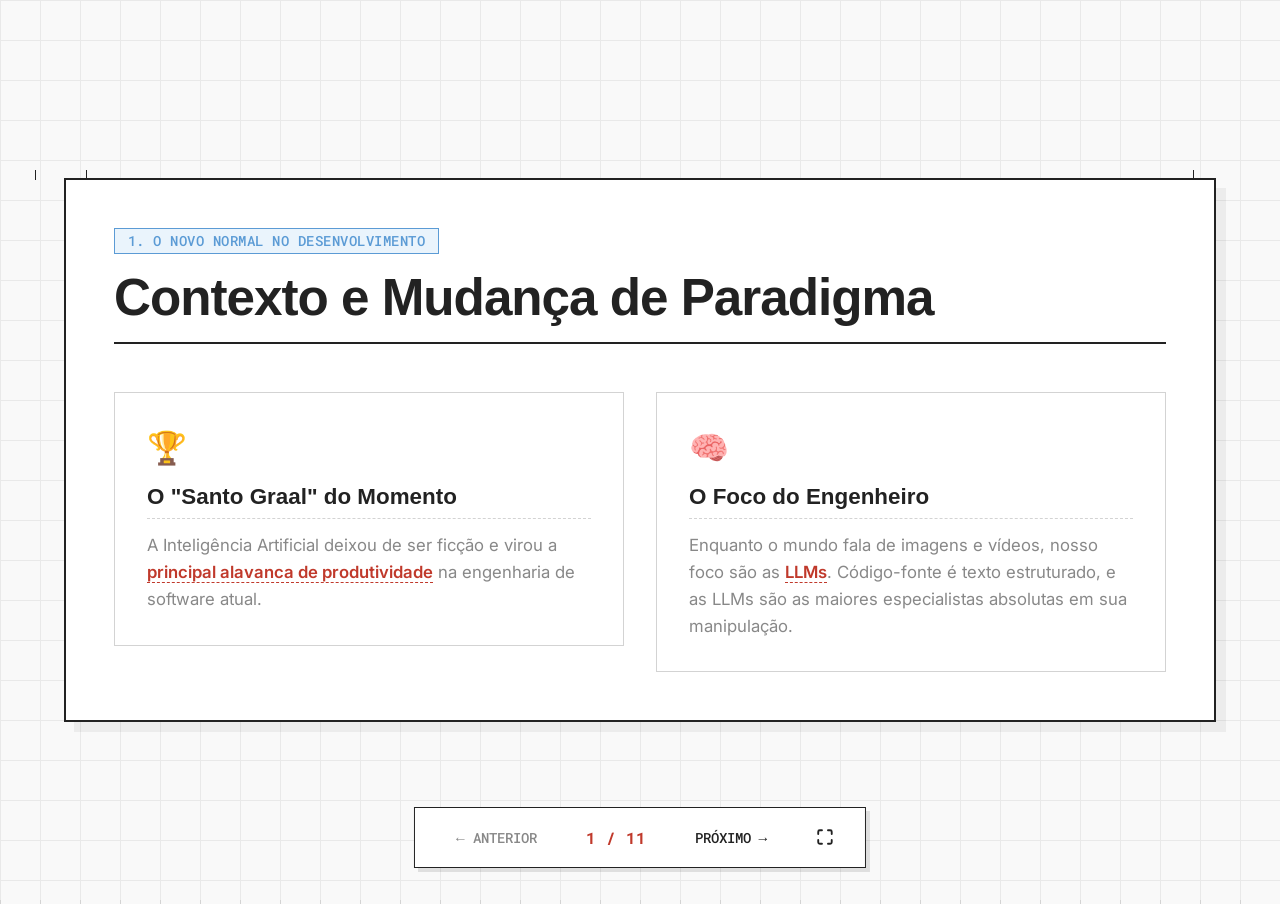
<file: index.html>
<!DOCTYPE html>
<html lang="pt-BR">
<head>
  <meta charset="UTF-8">
  <title>Apresentação: IA no Desenvolvimento</title>
  <style>
    @import url('https://fonts.googleapis.com/css2?family=Helvetica+Neue:wght@400;700&family=Roboto+Mono:wght@500&display=swap');
    
    * { margin: 0; padding: 0; box-sizing: border-box; }
    
    body {
      background-color: #F9F9F9; /* Fundo Blueprint claro */
      color: #222222;
      font-family: 'Helvetica Neue', Helvetica, sans-serif;
      overflow: hidden;
      width: 100vw;
      height: 100vh;
      /* Textura de fundo principal */
      background-image: 
        linear-gradient(#D3D3D3 1px, transparent 1px),
        linear-gradient(90deg, #D3D3D3 1px, transparent 1px);
      background-size: 40px 40px;
    }

    iframe {
      width: 100%;
      height: 100%;
      border: none;
      transition: opacity 0.3s ease;
    }

    .controls {
      position: absolute;
      bottom: 2rem;
      left: 50%;
      transform: translateX(-50%);
      display: flex;
      align-items: center;
      gap: 1.5rem;
      background: #FFFFFF;
      padding: 0.8rem 1.5rem;
      border: 1px solid #222222; /* Borda solida tecnica */
      box-shadow: 4px 4px 0px rgba(0,0,0,0.1); /* Sombra solida */
      z-index: 1000;
    }

    button {
      background: transparent;
      color: #222222;
      border: 1px solid transparent;
      cursor: pointer;
      font-family: 'Roboto Mono', monospace;
      font-size: 0.9rem;
      font-weight: 500;
      padding: 0.4rem 1rem;
      transition: all 0.2s ease;
      display: flex;
      align-items: center;
      gap: 0.5rem;
      text-transform: uppercase;
    }

    button:hover:not(:disabled) {
      color: #5B9BD5;
      border: 1px dashed #5B9BD5;
      background: #EAF4FC;
    }

    button:disabled {
      color: #888888;
      cursor: not-allowed;
      border-color: transparent;
      background: transparent;
    }

    #fullscreen-btn {
      padding: 0.4rem;
      aspect-ratio: 1 / 1;
      justify-content: center;
    }

    .slide-counter {
      display: flex;
      align-items: center;
      color: #C0392B; /* Vermelho alerta para a contagem */
      font-family: 'Roboto Mono', monospace;
      font-weight: bold;
      font-size: 1rem;
      padding: 0 0.5rem;
      font-variant-numeric: tabular-nums;
    }

    /* Animação suave na transição de iframes */
    .fade-out { opacity: 0; }
    .fade-in { opacity: 1; }
  </style>
</head>
<body>

  <iframe id="slide-frame" src="slides/contexto-mudanca-paradigma.html"></iframe>

  <div class="controls">
    <button id="prev-btn" onclick="prevSlide()" disabled>
      <span>&larr;</span> Anterior
    </button>
    <div class="slide-counter">
      <span id="current-slide">1</span> &nbsp;/&nbsp; <span id="total-slides">2</span>
    </div>
    <button id="next-btn" onclick="nextSlide()">
      Próximo <span>&rarr;</span>
    </button>
    <button id="fullscreen-btn" onclick="toggleFullScreen()" title="Tela Cheia">
      <svg width="18" height="18" viewBox="0 0 24 24" fill="none" stroke="currentColor" stroke-width="2.5" stroke-linecap="round" stroke-linejoin="round">
        <path d="M8 3H5a2 2 0 0 0-2 2v3m18 0V5a2 2 0 0 0-2-2h-3m0 18h3a2 2 0 0 0 2-2v-3M3 16v3a2 2 0 0 0 2 2h3"></path>
      </svg>
    </button>
  </div>

  <script>
    const slides = [
      'slides/contexto-mudanca-paradigma.html',
      'slides/caixa-preta-stateless.html',
      'slides/da-escrita-para-revisao.html',
      'slides/do-como-para-o-que.html',
      'slides/agentes-autonomos.html',
      'slides/hiper-agilidade.html',
      'slides/novo-scrum-master-po.html',
      'slides/novo-gargalo.html',
      'slides/vibe-coding.html',
      'slides/spec-driven-development.html',
      'slides/melhor-dos-dois-mundos.html'
    ];
    
    let currentIndex = 0;

    const frame = document.getElementById('slide-frame');
    const prevBtn = document.getElementById('prev-btn');
    const nextBtn = document.getElementById('next-btn');
    const currentSpan = document.getElementById('current-slide');
    const totalSpan = document.getElementById('total-slides');

    totalSpan.textContent = slides.length;

    function updateControls() {
      prevBtn.disabled = currentIndex === 0;
      nextBtn.disabled = currentIndex === slides.length - 1;
      currentSpan.textContent = currentIndex + 1;
      
      // Animação de fade
      frame.classList.add('fade-out');
      setTimeout(() => {
        frame.src = slides[currentIndex];
        frame.onload = () => frame.classList.remove('fade-out');
      }, 200);
    }

    function prevSlide() {
      if (currentIndex > 0) {
        currentIndex--;
        updateControls();
      }
    }

    function nextSlide() {
      if (currentIndex < slides.length - 1) {
        currentIndex++;
        updateControls();
      }
    }

    // Navegação por teclado global
    window.addEventListener('keydown', (e) => {
      if (e.key === 'ArrowRight' || e.key === ' ') {
        nextSlide();
      } else if (e.key === 'ArrowLeft') {
        prevSlide();
      }
    });

    // Escuta eventos vindos do iframe (caso o usuário clique e dê foco no slide)
    window.addEventListener('message', (e) => {
      if (e.data === 'next') nextSlide();
      if (e.data === 'prev') prevSlide();
    });

    // Função de Tela Cheia
    function toggleFullScreen() {
      if (!document.fullscreenElement) {
        document.documentElement.requestFullscreen().catch((err) => {
          console.warn(`Erro ao tentar entrar em modo tela cheia: ${err.message} (${err.name})`);
        });
      } else {
        if (document.exitFullscreen) {
          document.exitFullscreen();
        }
      }
    }

  </script>
</body>
</html>
</file>
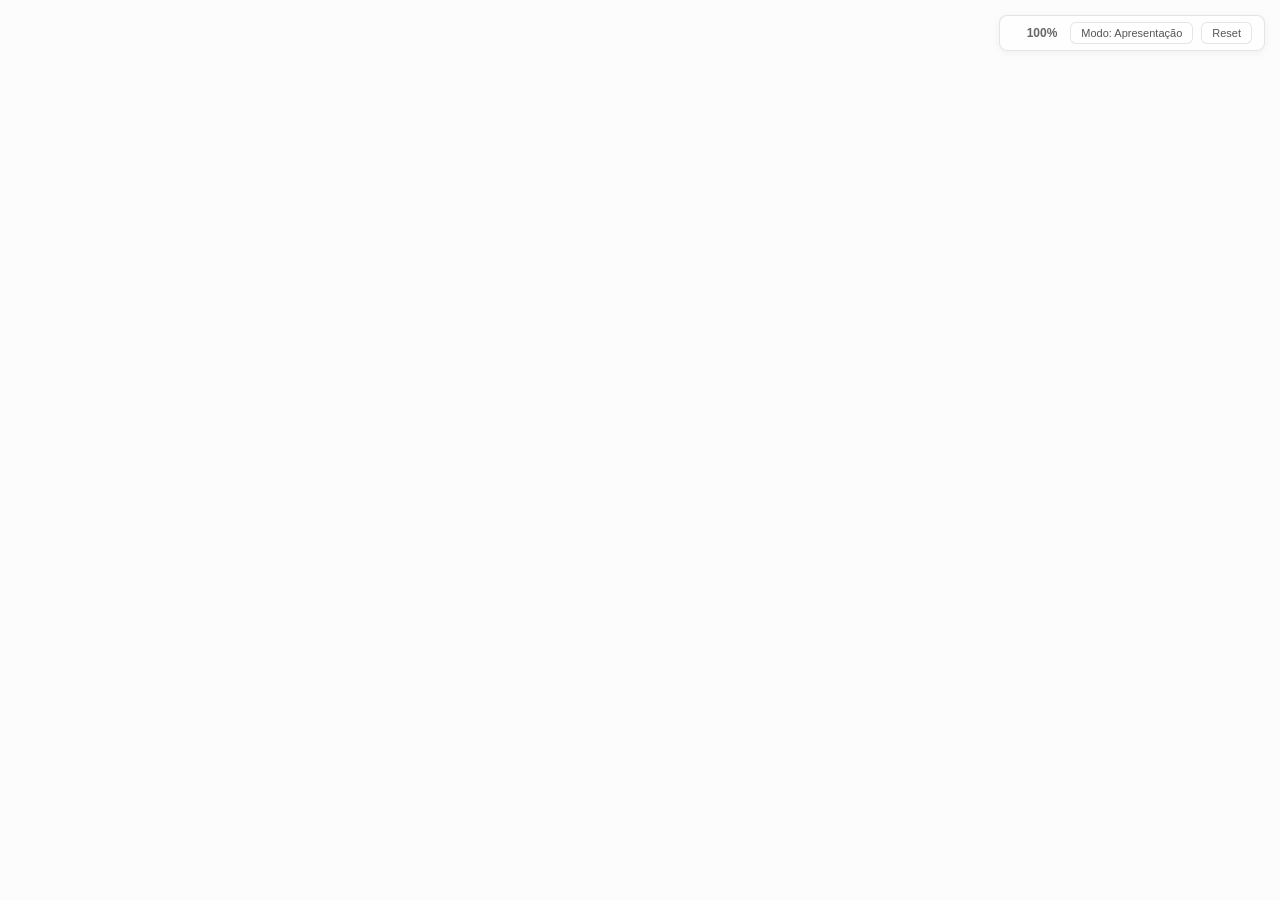
<file: ApresentacaoIA/ApresentacaoIA.html>
<!DOCTYPE html>
<html lang="pt-br">
<head>
  <meta charset="UTF-8">
  <meta name="viewport" content="width=device-width, initial-scale=1.0">
  <title>Mira Draft - Viewer</title>
  <style>
    :root {
      --bg-color: transparent;
      --ruler-color: rgba(130, 224, 216, 0.4);
      --ruler-axis-color: rgba(130, 224, 216, 0.8);
      --text-color: #333;
    }
    body, html {
      margin: 0;
      padding: 0;
      width: 100%;
      height: 100%;
      overflow: hidden;
      background-color: #fcfcfc;
      font-family: -apple-system, BlinkMacSystemFont, "Segoe UI", Roboto, sans-serif;
    }

    #viewport {
      width: 100vw;
      height: 100vh;
      position: relative;
      cursor: grab;
      transition: background-color 0.2s;
    }
    #viewport:active {
      cursor: grabbing;
    }

    #viewport.show-rules {
      background-image: 
        linear-gradient(to right, var(--ruler-axis-color) 2px, transparent 2px),
        linear-gradient(to bottom, var(--ruler-axis-color) 2px, transparent 2px),
        linear-gradient(to right, var(--ruler-color) 1px, transparent 1px),
        linear-gradient(to bottom, var(--ruler-color) 1px, transparent 1px);
    }

    #canvas {
      position: absolute;
      top: 50%;
      left: 50%;
      width: 0;
      height: 0;
    }

    /* Classe ativada dinamicamente para animações de câmera */
    #canvas.animating {
      transition: transform 0.6s cubic-bezier(0.22, 1, 0.36, 1);
    }

    .mira-asset {
      position: absolute;
      transform: translate(-50%, -50%);
      user-drag: none; 
      -webkit-user-drag: none;
      width: 400px;
      height: auto;
      opacity: 0;
      animation: fadeIn 0.4s forwards;
    }

    @keyframes fadeIn {
      to { opacity: 1; }
    }

    .mira-label {
      position: absolute;
      transform: translate(-50%, -50%);
      pointer-events: none;
      font-family: monospace;
      font-size: 14px;
      font-weight: bold;
      color: #FF904D;
      background: rgba(255, 255, 255, 0.9);
      padding: 4px 8px;
      border-radius: 4px;
      border: 1px dashed #FF904D;
      text-align: center;
      max-width: 180px;
      z-index: 10;
      opacity: 0;
      animation: fadeIn 0.4s forwards;
    }

    #ui-menu {
      position: fixed;
      top: 15px;
      right: 15px;
      z-index: 9999;
      display: flex;
      align-items: center;
      gap: 8px;
      background: rgba(255, 255, 255, 0.6);
      backdrop-filter: blur(8px);
      -webkit-backdrop-filter: blur(8px);
      padding: 6px 12px;
      border-radius: 8px;
      box-shadow: 0 2px 8px rgba(0,0,0,0.05);
      border: 1px solid rgba(0,0,0,0.1);
      font-size: 12px;
    }

    #zoom-indicator {
      font-weight: 600;
      color: #666;
      min-width: 45px;
      text-align: right;
      margin-right: 5px;
      user-select: none;
    }

    .btn {
      background: rgba(255, 255, 255, 0.5);
      border: 1px solid rgba(0,0,0,0.1);
      padding: 4px 10px;
      font-weight: 500;
      color: #555;
      cursor: pointer;
      border-radius: 6px;
      transition: all 0.2s;
      font-size: 11px;
    }
    .btn:hover {
      background: rgba(130, 224, 216, 0.8);
      color: #111;
      border-color: rgba(130, 224, 216, 1);
    }

    .btn.active {
      background: #FF904D;
      color: #fff;
      border-color: #FF904D;
    }
    
    .edit-only { display: none; }
    .edit-mode .edit-only { display: inline-block; }
    .edit-mode .mira-asset { cursor: grab; }
    .edit-mode .mira-asset:active { cursor: grabbing; }

    #edit-overlay {
      position: absolute;
      border: 2px solid #FF904D;
      transform: translate(-50%, -50%);
      pointer-events: none;
      z-index: 1000;
      box-sizing: border-box;
    }
    #edit-overlay .resize-handle {
      position: absolute;
      width: 12px;
      height: 12px;
      background: white;
      border: 2px solid #FF904D;
      pointer-events: auto;
      border-radius: 2px;
    }
    #edit-overlay .nw { top: -7px; left: -7px; cursor: nwse-resize; }
    #edit-overlay .ne { top: -7px; right: -7px; cursor: nesw-resize; }
    #edit-overlay .sw { bottom: -7px; left: -7px; cursor: nesw-resize; }
    #edit-overlay .se { bottom: -7px; right: -7px; cursor: nwse-resize; }
    
    #edit-overlay .rotate-handle {
      position: absolute;
      top: -36px;
      left: 50%;
      margin-left: -7px;
      width: 14px;
      height: 14px;
      background: #FF904D;
      border-radius: 50%;
      pointer-events: auto;
      cursor: crosshair;
    }
    #edit-overlay .rotate-line {
      position: absolute;
      top: -22px;
      left: 50%;
      width: 2px;
      height: 22px;
      background: #FF904D;
      margin-left: -1px;
    }

    #edit-instructions {
      position: fixed;
      bottom: 15px;
      left: 15px;
      background: rgba(255, 255, 255, 0.8);
      padding: 8px 12px;
      border-radius: 6px;
      font-size: 12px;
      color: #333;
      z-index: 9999;
      box-shadow: 0 2px 8px rgba(0,0,0,0.1);
      display: none;
    }
    .edit-mode #edit-instructions {
      display: block;
    }
    
    #coordinates {
      position: fixed;
      bottom: 15px;
      right: 15px;
      background: rgba(0,0,0,0.5);
      backdrop-filter: blur(4px);
      color: white;
      padding: 4px 8px;
      border-radius: 4px;
      font-family: monospace;
      font-size: 11px;
      pointer-events: none;
      z-index: 9999;
      display: none;
    }
    #viewport:hover ~ #coordinates {
      display: block;
    }
  </style>
</head>
<body>

  <div id="ui-menu">
    <span id="zoom-indicator">100%</span>
    <button id="btn-edit" class="btn">Modo: Apresentação</button>
    <button id="btn-copy" class="btn edit-only">Copiar Ajustes</button>
    <button id="btn-reset" class="btn">Reset</button>
  </div>

  <div id="edit-instructions" class="edit-only">
    <b>Selecione</b> uma imagem para ver os controles.<br>
    <b>Arraste</b> a imagem para mover.<br>
    <b>Cantos</b> para redimensionar.<br>
    <b>Alça superior</b> para rotacionar.
  </div>

  <div id="coordinates">x: 0, y: 0</div>

  <div id="viewport">
    <div id="canvas">
      <div id="edit-overlay" style="display: none;">
        <div class="resize-handle nw" data-action="resize"></div>
        <div class="resize-handle ne" data-action="resize"></div>
        <div class="resize-handle sw" data-action="resize"></div>
        <div class="resize-handle se" data-action="resize"></div>
        <div class="rotate-handle" data-action="rotate"></div>
        <div class="rotate-line"></div>
      </div>
    </div>
  </div>

  <script>
    // MIRA_SLIDES (Injetado dinamicamente pelo comando /draft consolidar)
    // Lê apenas os itens marcados com "- [x]" no roteiro.md
    const MIRA_SLIDES = [
      /* MIRA: INICIO JSON ASSETS */
      { src: ".assets/ai_types.svg", x: 7, y: -6, w: 324 },
      { src: ".assets/seta.svg", x: 237, y: -2, w: 100, autoNext: true },
      { src: ".assets/llm_process.svg", x: 478, y: 4 },
      { src: ".assets/seta.svg", x: 496, y: -181, w: 100, r: -89, autoNext: true },
      { src: ".assets/providers.svg", x: 489, y: -315, w: 300 },
      { src: ".assets/seta.svg", x: 413, y: 170, w: 100, r: 94, autoNext: true },
      { src: ".assets/tokens.svg", x: 413, y: 325, w: 200 },
      { src: ".assets/cifrao.svg", x: 494, y: 318, w: 96 },
      { src: ".assets/seta.svg", x: 768, y: 15, w: 100, autoNext: true },
      { src: ".assets/aplicacoes.svg", x: 1400, y: 1, w: 878 },
      { src: ".assets/destaque_customizadas.svg", x: 1754, y: -27, w: 143 },
      { src: ".assets/destaque_antigravity.svg", x: 1231, y: 64, w: 137 },
      { src: ".assets/vibe_coding.svg", x: -468, y: -6 },
      { src: ".assets/ciclo_feedback.svg", x: 1170, y: 500, w: 601 },
      { src: ".assets/destaque_item4.svg", x: 1182, y: 487, w: 642 }
      /* MIRA: FIM JSON ASSETS */
    ];

    const viewport = document.getElementById('viewport');

    // Inicializa as coordenadas originais para diff
    MIRA_SLIDES.forEach(s => {
      s.origX = s.x;
      s.origY = s.y;
      s.origW = s.w;
      s.origR = s.r || 0;
    });
    const canvas = document.getElementById('canvas');
    const btnReset = document.getElementById('btn-reset');
    const btnEdit = document.getElementById('btn-edit');
    const btnCopy = document.getElementById('btn-copy');
    const coordDisplay = document.getElementById('coordinates');
    const zoomIndicator = document.getElementById('zoom-indicator');

    // Engine de Apresentação
    let currentSlideIndex = -1;
    let renderedImages = [];

    let scale = 1;
    let translateX = 0; 
    let translateY = 0;
    
    let isDragging = false;
    let isDraggingAsset = false;
    let draggedAsset = null;
    let assetStartX, assetStartY;
    let startX, startY;
    let initialTranslateX, initialTranslateY;
    let editMode = false;
    
    let isTransforming = false;
    let transformAction = null;
    let activeAsset = null;
    let baseWidth = 0;
    let baseRotation = 0;
    const overlay = document.getElementById('edit-overlay');

    function updateOverlay() {
      if (!activeAsset || !editMode) {
        overlay.style.display = 'none';
        return;
      }
      overlay.style.display = 'block';
      overlay.style.left = activeAsset.style.left;
      overlay.style.top = activeAsset.style.top;
      overlay.style.width = activeAsset.clientWidth + 'px';
      overlay.style.height = activeAsset.clientHeight + 'px';
      overlay.style.transform = activeAsset.style.transform;
    }

    function updateRulesBackground() {
      if (viewport.classList.contains('show-rules')) {
        const scaledSize = 100 * scale;
        viewport.style.backgroundSize = `
          100% 100%, 100% 100%, 
          ${scaledSize}px ${scaledSize}px, ${scaledSize}px ${scaledSize}px
        `;
        
        const centerX = window.innerWidth / 2 + translateX;
        const centerY = window.innerHeight / 2 + translateY;
        
        viewport.style.backgroundPosition = `
          ${centerX}px 0, 0 ${centerY}px, 
          ${centerX}px ${centerY}px, ${centerX}px ${centerY}px
        `;
      }
    }

    function updateTransform() {
      canvas.style.transform = `translate(${translateX}px, ${translateY}px) scale(${scale})`;
      zoomIndicator.textContent = `${Math.round(scale * 100)}%`;
      updateRulesBackground();
    }

    // Move a câmera cinematicamente para uma coordenada
    function panCameraTo(x, y) {
      canvas.classList.add('animating');
      // A câmera deve ir na direção OPOSTA à coordenada para que a imagem fique no centro
      translateX = -x * scale;
      translateY = -y * scale;
      updateTransform();
      
      // Remove a transição depois que terminar para não interferir no drag manual
      setTimeout(() => {
        canvas.classList.remove('animating');
      }, 600);
    }

    // Avança 1 Slide (Renderiza imagem e move câmera)
    function nextSlide() {
      if (currentSlideIndex + 1 >= MIRA_SLIDES.length) return; // Fim da apresentação
      
      currentSlideIndex++;
      const slide = MIRA_SLIDES[currentSlideIndex];
      
      // Cria a imagem
      const img = document.createElement('img');
      img.src = (slide.src === "(a definir)" || slide.src.includes("a definir")) ? ".assets/tbd.svg" : slide.src;
      img.onerror = () => { 
        img.src = '.assets/tbd.svg'; 
        if (!slide.w) img.style.width = '200px'; 
      };
      img.className = 'mira-asset';
      img.style.left = `${slide.x}px`;
      img.style.top = `${slide.y}px`;
      if (slide.w) {
        img.style.width = `${slide.w}px`;
      } else if (img.src.includes('tbd.svg')) {
        img.style.width = '200px';
      }
      img.style.transform = `translate(-50%, -50%) rotate(${slide.r || 0}deg)`;
      
      canvas.appendChild(img);
      renderedImages.push(img);

      if (slide.label) {
        const labelDiv = document.createElement('div');
        labelDiv.className = 'mira-label';
        labelDiv.textContent = slide.label;
        labelDiv.style.left = img.style.left;
        labelDiv.style.top = img.style.top;
        canvas.appendChild(labelDiv);
        img._labelEl = labelDiv;
      }
      
      panCameraTo(slide.x, slide.y);

      if (slide.autoNext) {
        setTimeout(() => {
          nextSlide();
        }, 800);
      }
    }

    // Volta 1 Slide (Apaga última imagem e move câmera)
    function prevSlide() {
      if (currentSlideIndex < 0) return; // Já está no início
      
      // Remove a última imagem
      const img = renderedImages.pop();
      if (img) {
        if (img._labelEl) canvas.removeChild(img._labelEl);
        canvas.removeChild(img);
      }
      
      currentSlideIndex--;
      
      if (currentSlideIndex >= 0) {
        const prevSlide = MIRA_SLIDES[currentSlideIndex];
        panCameraTo(prevSlide.x, prevSlide.y);
      } else {
        panCameraTo(0, 0); // Volta para o ponto zero original
      }
    }

    // Intercepta o clique esquerdo (Avançar) e o clique direito (Voltar)
    viewport.addEventListener('mousedown', (e) => {
      if (editMode && e.target.closest('#edit-overlay') && e.target.dataset.action) {
         e.preventDefault();
         isTransforming = true;
         transformAction = e.target.dataset.action;
         
         const slideIndex = renderedImages.indexOf(activeAsset);
         const slide = MIRA_SLIDES[slideIndex];
         baseWidth = slide.w || activeAsset.clientWidth;
         baseRotation = slide.r || 0;
         return;
      }

      if (e.button === 1 || (e.button === 0 && editMode && !e.target.classList.contains('mira-asset'))) {
        e.preventDefault(); 
        isDragging = true;
        startX = e.clientX;
        startY = e.clientY;
        initialTranslateX = translateX;
        initialTranslateY = translateY;
        
        if (e.button === 0 && editMode) {
            activeAsset = null;
            updateOverlay();
        }
        return;
      }
      
      if (e.button === 0 && editMode && e.target.classList.contains('mira-asset')) {
        e.preventDefault();
        activeAsset = e.target;
        updateOverlay();
        
        isDraggingAsset = true;
        draggedAsset = e.target;
        assetStartX = e.clientX;
        assetStartY = e.clientY;
        return;
      }
      
      // Left click (Avançar Slide)
      if (e.button === 0 && !editMode) {
        if (!e.target.closest('#ui-menu')) {
          e.preventDefault();
          nextSlide();
        }
      }
    });

    // Right click (Voltar Slide)
    viewport.addEventListener('contextmenu', (e) => {
      e.preventDefault(); // Impede o menu de opções nativo
      if (!e.target.closest('#ui-menu') && !editMode) {
        prevSlide();
      }
    });

    window.addEventListener('mousemove', (e) => {
      if (editMode) {
        coordDisplay.style.display = 'block';
        const centerX = window.innerWidth / 2;
        const centerY = window.innerHeight / 2;
        const canvasX = Math.round((e.clientX - centerX - translateX) / scale);
        const canvasY = Math.round((e.clientY - centerY - translateY) / scale);
        coordDisplay.textContent = `x: ${canvasX}, y: ${canvasY}`;
      } else {
        coordDisplay.style.display = 'none';
      }

      if (isTransforming && activeAsset) {
        const slideIndex = renderedImages.indexOf(activeAsset);
        const slide = MIRA_SLIDES[slideIndex];
        
        const centerX = window.innerWidth / 2 + translateX;
        const centerY = window.innerHeight / 2 + translateY;
        
        const canvasX = (e.clientX - centerX) / scale;
        const canvasY = (e.clientY - centerY) / scale;

        const dx = canvasX - slide.x;
        const dy = canvasY - slide.y;

        if (transformAction === 'rotate') {
            let angle = Math.atan2(dy, dx) * 180 / Math.PI;
            slide.r = (angle + 90) % 360;
            activeAsset.style.transform = `translate(-50%, -50%) rotate(${Math.round(slide.r)}deg)`;
            updateOverlay();
        } else if (transformAction === 'resize') {
            const theta = -baseRotation * Math.PI / 180;
            const localX = dx * Math.cos(theta) - dy * Math.sin(theta);
            
            const newWidth = Math.max(50, Math.abs(localX) * 2);
            slide.w = newWidth;
            activeAsset.style.width = `${Math.round(newWidth)}px`;
            updateOverlay();
        }
        return;
      }

      if (isDraggingAsset && draggedAsset) {
        const dx = (e.clientX - assetStartX) / scale;
        const dy = (e.clientY - assetStartY) / scale;
        
        let currentLeft = parseFloat(draggedAsset.style.left) || 0;
        let currentTop = parseFloat(draggedAsset.style.top) || 0;
        
        draggedAsset.style.left = `${currentLeft + dx}px`;
        draggedAsset.style.top = `${currentTop + dy}px`;
        
        if (draggedAsset._labelEl) {
          draggedAsset._labelEl.style.left = draggedAsset.style.left;
          draggedAsset._labelEl.style.top = draggedAsset.style.top;
        }
        
        assetStartX = e.clientX;
        assetStartY = e.clientY;
        
        const idx = renderedImages.indexOf(draggedAsset);
        MIRA_SLIDES[idx].x = currentLeft + dx;
        MIRA_SLIDES[idx].y = currentTop + dy;
        updateOverlay();
        
        return;
      }

      if (!isDragging) return;
      
      // Remove classe animating se o usuário assumir o controle manual
      canvas.classList.remove('animating');
      
      const dx = e.clientX - startX;
      const dy = e.clientY - startY;
      translateX = initialTranslateX + dx;
      translateY = initialTranslateY + dy;
      updateTransform();
    });

    window.addEventListener('mouseup', (e) => {
      isTransforming = false;
      if(e.button === 1 || (e.button === 0 && editMode)) {
        isDragging = false;
        if (isDraggingAsset && draggedAsset) {
          const newX = Math.round(parseFloat(draggedAsset.style.left));
          const newY = Math.round(parseFloat(draggedAsset.style.top));
          draggedAsset.style.left = `${newX}px`;
          draggedAsset.style.top = `${newY}px`;
          
          if (draggedAsset._labelEl) {
            draggedAsset._labelEl.style.left = draggedAsset.style.left;
            draggedAsset._labelEl.style.top = draggedAsset.style.top;
          }
          
          const index = renderedImages.indexOf(draggedAsset);
          if (index !== -1) {
            MIRA_SLIDES[index].x = newX;
            MIRA_SLIDES[index].y = newY;
          }
        }
        isDraggingAsset = false;
        draggedAsset = null;
      }
    });

    window.addEventListener('auxclick', (e) => {
      if (e.button === 1) e.preventDefault();
    });

    viewport.addEventListener('wheel', (e) => {

      e.preventDefault();
      canvas.classList.remove('animating'); // Cancela auto-pan no scroll
      
      const zoomSensitivity = 0.001;
      const delta = -e.deltaY * zoomSensitivity;
      const newScale = Math.min(Math.max(0.1, scale * Math.exp(delta)), 5);
      
      const centerX = window.innerWidth / 2;
      const centerY = window.innerHeight / 2;
      
      const mouseX = e.clientX - centerX;
      const mouseY = e.clientY - centerY;

      const ratio = newScale / scale;
      let newTranslateX = mouseX - (mouseX - translateX) * ratio;
      let newTranslateY = mouseY - (mouseY - translateY) * ratio;

      // Aplica a atração "gravitacional" para o centro tanto no Zoom In quanto Zoom Out
      // Intensidade reduzida (de 4 para 1.5) para ficar mais suave
      const pullFactor = Math.min(Math.abs(delta) * 1.5, 1);
      newTranslateX -= mouseX * pullFactor;
      newTranslateY -= mouseY * pullFactor;

      translateX = newTranslateX;
      translateY = newTranslateY;

      scale = newScale;
      updateTransform();
    }, { passive: false });

    // Botões UI
    btnEdit.addEventListener('click', () => {
      editMode = !editMode;
      if (editMode) {
        document.body.classList.add('edit-mode');
        btnEdit.textContent = 'Modo: Edição';
        btnEdit.classList.add('active');
        if (renderedImages.length < MIRA_SLIDES.length) {
          while (currentSlideIndex + 1 < MIRA_SLIDES.length) {
            currentSlideIndex++;
            const slide = MIRA_SLIDES[currentSlideIndex];
            const img = document.createElement('img');
            img.src = (slide.src === "(a definir)" || slide.src.includes("a definir")) ? ".assets/tbd.svg" : slide.src;
            img.onerror = () => { 
              img.src = '.assets/tbd.svg'; 
              if (!slide.w) img.style.width = '200px'; 
            };
            img.className = 'mira-asset';
            img.style.left = `${slide.x}px`;
            img.style.top = `${slide.y}px`;
            if (slide.w) {
              img.style.width = `${slide.w}px`;
            } else if (img.src.includes('tbd.svg')) {
              img.style.width = '200px';
            }
            img.style.transform = `translate(-50%, -50%) rotate(${slide.r || 0}deg)`;
            canvas.appendChild(img);
            renderedImages.push(img);

            if (slide.label) {
              const labelDiv = document.createElement('div');
              labelDiv.className = 'mira-label';
              labelDiv.textContent = slide.label;
              labelDiv.style.left = img.style.left;
              labelDiv.style.top = img.style.top;
              canvas.appendChild(labelDiv);
              img._labelEl = labelDiv;
            }
          }
        }
        renderedImages.forEach((img, i) => {
          img.title = MIRA_SLIDES[i].src.split('/').pop();
        });
        viewport.classList.add('show-rules');
        updateRulesBackground();
      } else {
        document.body.classList.remove('edit-mode');
        btnEdit.textContent = 'Modo: Apresentação';
        btnEdit.classList.remove('active');
        viewport.classList.remove('show-rules');
        activeAsset = null;
        updateOverlay();
        renderedImages.forEach(img => {
          img.removeAttribute('title');
        });
      }
    });

    btnCopy.addEventListener('click', () => {
      let promptLines = ['Atualize o roteiro.md com as seguintes coordenadas ajustadas:\n'];
      let hasChanges = false;
      
      MIRA_SLIDES.forEach((slide) => {
        if (slide.x !== slide.origX || slide.y !== slide.origY || slide.w !== slide.origW || (slide.r || 0) !== slide.origR) {
          hasChanges = true;
          let extra = "";
          if (slide.w) extra += `, w: ${Math.round(slide.w)}`;
          if (slide.r !== undefined && slide.r !== null) extra += `, r: ${Math.round(slide.r)}`;
          if (slide.autoNext) extra += `, autoNext: true`;
          promptLines.push(`- [img: ${slide.src} | x: ${slide.x}, y: ${slide.y}${extra}]`);
        }
      });

      if (hasChanges) {
        const textToCopy = promptLines.join('\n');
        navigator.clipboard.writeText(textToCopy).then(() => {
          alert("Ajustes copiados para o clipboard!\n\nCole na IA para atualizar o roteiro.md.");
        }).catch(err => {
          alert("Erro ao copiar: " + err);
        });
      } else {
        alert("Nenhuma imagem foi reposicionada.");
      }
    });



    btnReset.addEventListener('click', () => {
      scale = 1;
      translateX = 0;
      translateY = 0;
      updateTransform();
    });

    // Início (Fica vazio em 0,0 aguardando o primeiro clique)
    updateTransform();
    window.addEventListener('resize', updateRulesBackground);

  </script>
</body>
</html>
</file>
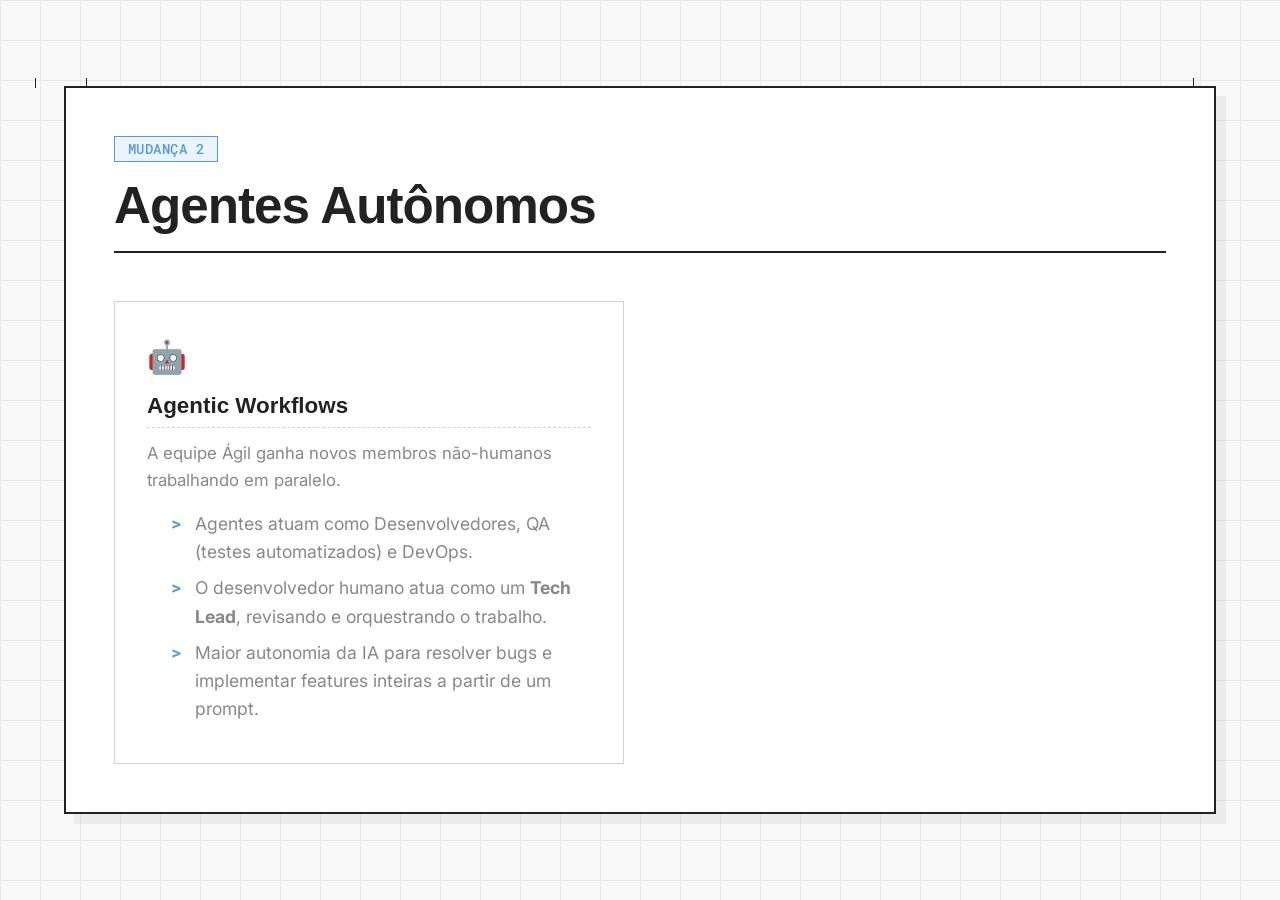
<file: slides/agentes-autonomos.html>
<!DOCTYPE html>
<html lang="pt-BR">
<head>
  <meta charset="UTF-8">
  <link rel="stylesheet" href="styles.css">
</head>
<body>
  <div class="bg-grid"></div>
  <div class="slide-container">
    <div class="slide-header">
      <div class="slide-badge">Mudança 2</div>
      <h1 class="slide-title">Agentes Autônomos</h1>
    </div>
    <div class="slide-content">
      <div class="glass-card">
        <div class="card-icon">🤖</div>
        <h2 class="card-title">Agentic Workflows</h2>
        <p class="card-text">
          A equipe Ágil ganha novos membros não-humanos trabalhando em paralelo.
        </p>
        <ul style="color: var(--text-muted); margin-top: 1rem; line-height: 1.6; padding-left: 1.5rem; font-size: 1.1rem;">
          <li>Agentes atuam como Desenvolvedores, QA (testes automatizados) e DevOps.</li>
          <li>O desenvolvedor humano atua como um <strong>Tech Lead</strong>, revisando e orquestrando o trabalho.</li>
          <li>Maior autonomia da IA para resolver bugs e implementar features inteiras a partir de um prompt.</li>
        </ul>
      </div>
    </div>
  </div>
  <script>
    window.addEventListener('keydown', (e) => {
      if (e.key === 'ArrowRight' || e.key === ' ') window.parent.postMessage('next', '*');
      if (e.key === 'ArrowLeft') window.parent.postMessage('prev', '*');
    });
  </script>
</body>
</html>
</file>
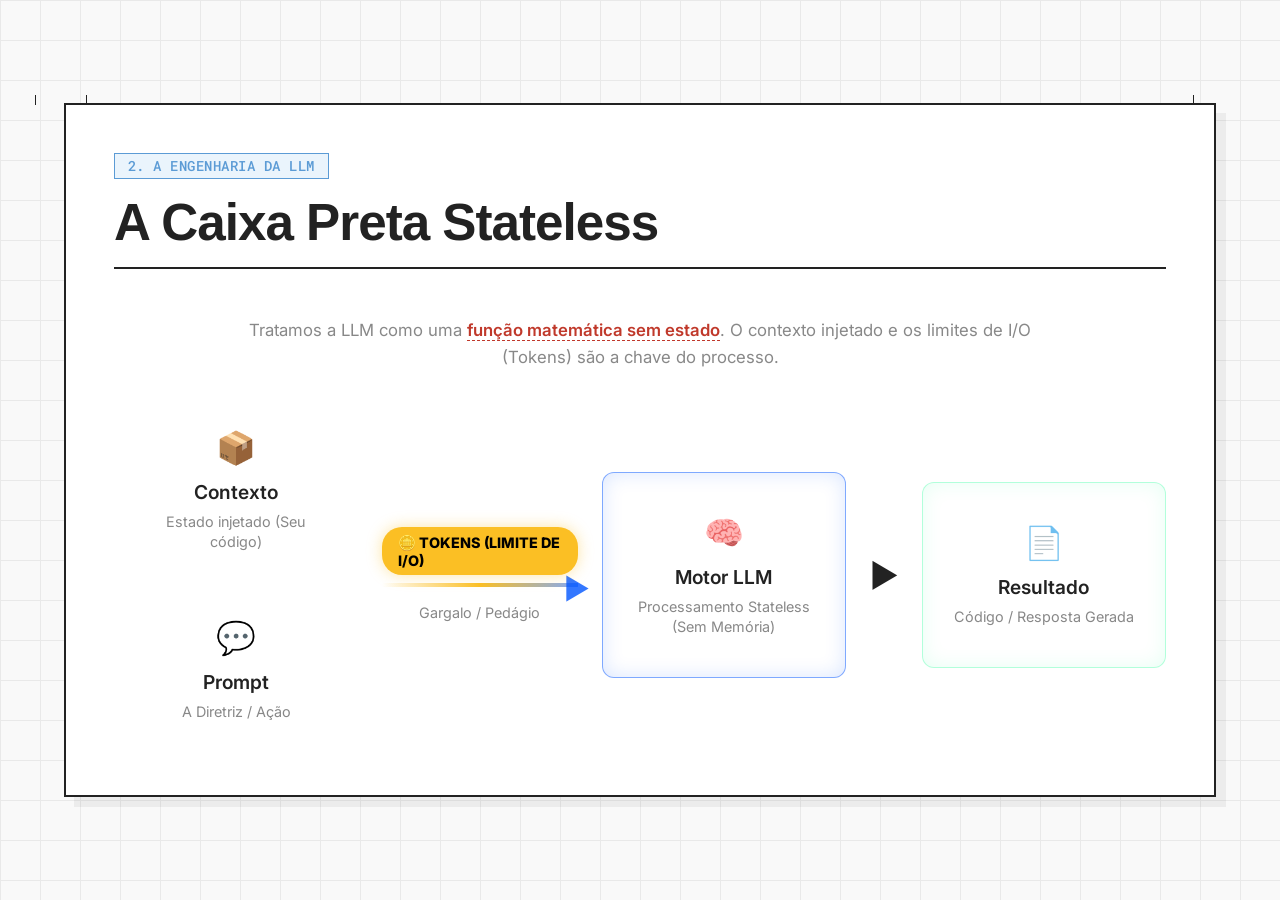
<file: slides/caixa-preta-stateless.html>
<!DOCTYPE html>
<html lang="pt-BR">
<head>
  <meta charset="UTF-8">
  <link rel="stylesheet" href="styles.css">
  <style>
    .pipeline-container {
      display: flex;
      align-items: center;
      justify-content: space-between;
      width: 100%;
      gap: 1.5rem;
      margin-top: 2rem;
      grid-column: 1 / -1;
    }
    .pipeline-col {
      display: flex;
      flex-direction: column;
      gap: 1rem;
      flex: 1;
    }
    .pipeline-box {
      background: rgba(255, 255, 255, 0.03);
      border: 1px solid rgba(255, 255, 255, 0.1);
      border-radius: 12px;
      padding: 1.5rem;
      text-align: center;
      position: relative;
      transition: all 0.3s ease;
    }
    .pipeline-box:hover {
      transform: translateY(-5px);
      background: rgba(255, 255, 255, 0.05);
    }
    .pipeline-box.accent {
      border-color: rgba(0, 255, 136, 0.3); /* accent-teal */
      box-shadow: 0 0 20px rgba(0, 255, 136, 0.1) inset;
    }
    .pipeline-box.engine {
      border-color: rgba(0, 85, 255, 0.5); /* accent-blue */
      box-shadow: 0 0 20px rgba(0, 85, 255, 0.15) inset;
    }
    .tokens-bridge {
      display: flex;
      flex-direction: column;
      align-items: center;
      flex: 0.8;
      position: relative;
    }
    .tokens-label {
      background: #fbbf24;
      color: #000;
      font-weight: 800;
      padding: 0.4rem 1rem;
      border-radius: 20px;
      font-size: 0.9rem;
      margin-bottom: 0.5rem;
      text-transform: uppercase;
      box-shadow: 0 0 15px rgba(251, 191, 36, 0.4);
      z-index: 2;
    }
    .bridge-line {
      width: 100%;
      height: 4px;
      background: linear-gradient(90deg, rgba(255,255,255,0.1), #fbbf24, rgba(0, 85, 255, 0.5));
      position: relative;
    }
    .bridge-line::after {
      content: '▶';
      position: absolute;
      right: -12px;
      top: -12px;
      color: rgba(0, 85, 255, 0.8);
      font-size: 1.8rem;
    }
    .box-title {
      font-weight: 600;
      margin-bottom: 0.5rem;
      font-size: 1.2rem;
      color: var(--text-main);
    }
    .box-desc {
      font-size: 0.9rem;
      color: var(--text-muted);
      line-height: 1.4;
    }
    .icon-large {
      font-size: 2rem;
      margin-bottom: 0.8rem;
    }
    .arrow-simple {
      font-size: 2rem;
      color: var(--accent-cyan);
    }
  </style>
</head>
<body>
  <div class="bg-grid"></div>
  <div class="slide-container">
    <div class="slide-header">
      <div class="slide-badge">2. A Engenharia da LLM</div>
      <h1 class="slide-title">A Caixa Preta Stateless</h1>
    </div>
    
    <div class="slide-content" style="display: block;">
      <p class="card-text" style="text-align: center; max-width: 800px; margin: 0 auto 2rem auto;">
        Tratamos a LLM como uma <span class="highlight">função matemática sem estado</span>. 
        O contexto injetado e os limites de I/O (Tokens) são a chave do processo.
      </p>

      <div class="pipeline-container">
        <!-- Inputs -->
        <div class="pipeline-col">
          <div class="pipeline-box">
            <div class="icon-large">📦</div>
            <div class="box-title">Contexto</div>
            <div class="box-desc">Estado injetado (Seu código)</div>
          </div>
          <div class="pipeline-box">
            <div class="icon-large">💬</div>
            <div class="box-title">Prompt</div>
            <div class="box-desc">A Diretriz / Ação</div>
          </div>
        </div>

        <!-- Gargalo -->
        <div class="tokens-bridge">
          <div class="tokens-label">🪙 Tokens (Limite de I/O)</div>
          <div class="bridge-line"></div>
          <div class="box-desc" style="margin-top: 1rem;">Gargalo / Pedágio</div>
        </div>

        <!-- LLM -->
        <div class="pipeline-col">
          <div class="pipeline-box engine" style="padding: 2.5rem 1.5rem;">
            <div class="icon-large">🧠</div>
            <div class="box-title">Motor LLM</div>
            <div class="box-desc">Processamento Stateless<br>(Sem Memória)</div>
          </div>
        </div>

        <div class="arrow-simple">▶</div>

        <!-- Output -->
        <div class="pipeline-col">
          <div class="pipeline-box accent" style="padding: 2.5rem 1.5rem;">
            <div class="icon-large">📄</div>
            <div class="box-title">Resultado</div>
            <div class="box-desc">Código / Resposta Gerada</div>
          </div>
        </div>
      </div>
    </div>
  </div>
  <script>
    window.addEventListener('keydown', (e) => {
      if (e.key === 'ArrowRight' || e.key === ' ') window.parent.postMessage('next', '*');
      if (e.key === 'ArrowLeft') window.parent.postMessage('prev', '*');
    });
  </script>
</body>
</html>
</file>
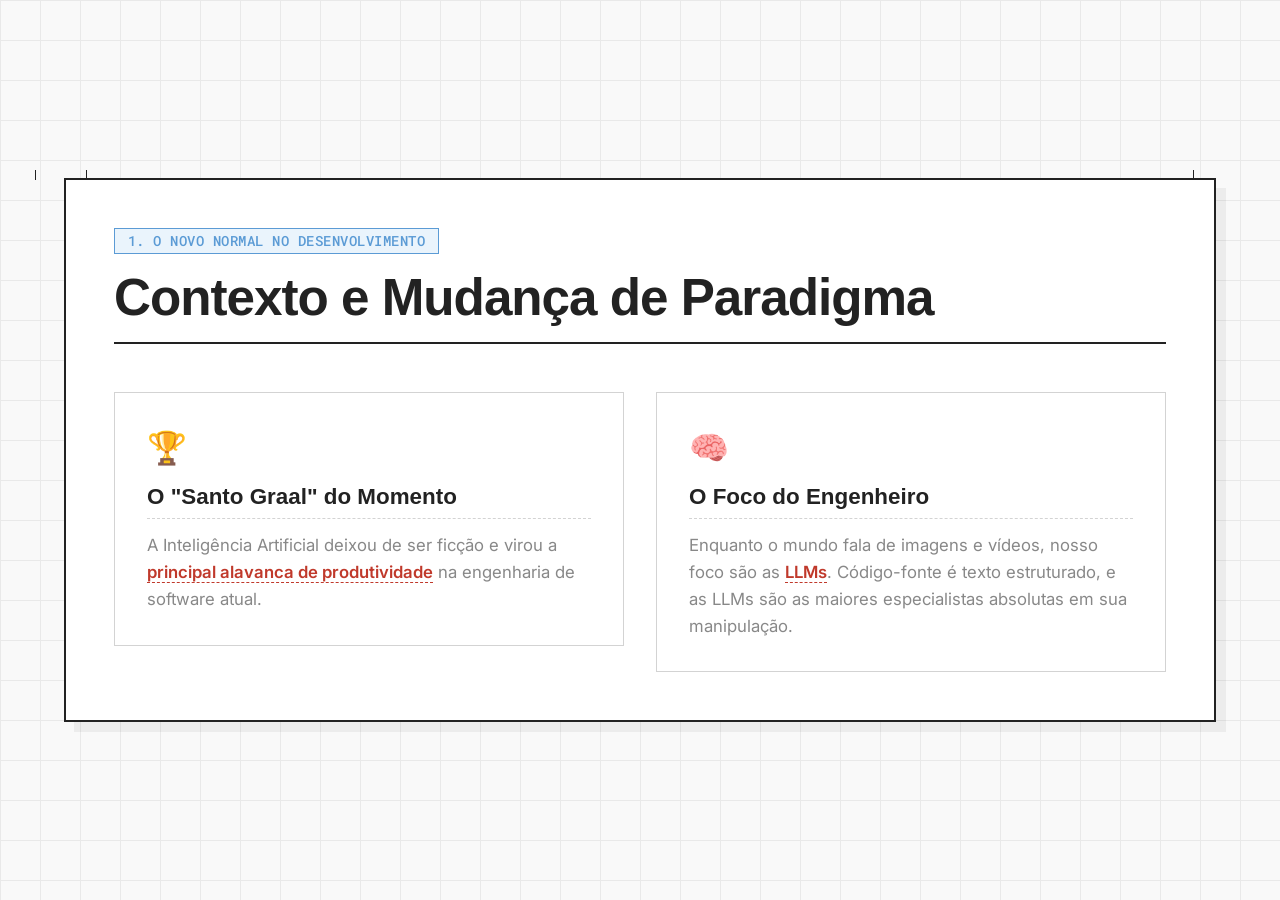
<file: slides/contexto-mudanca-paradigma.html>
<!DOCTYPE html>
<html lang="pt-BR">
<head>
  <meta charset="UTF-8">
  <link rel="stylesheet" href="styles.css">
</head>
<body>
  <div class="bg-grid"></div>
  <div class="slide-container">
    <div class="slide-header">
      <div class="slide-badge">1. O Novo Normal no Desenvolvimento</div>
      <h1 class="slide-title">Contexto e Mudança de Paradigma</h1>
    </div>
    
    <div class="slide-content">
      <div class="glass-card">
        <div class="card-icon">🏆</div>
        <h2 class="card-title">O "Santo Graal" do Momento</h2>
        <p class="card-text">
          A Inteligência Artificial deixou de ser ficção e virou a <span class="highlight">principal alavanca de produtividade</span> na engenharia de software atual.
        </p>
      </div>

      <div class="glass-card">
        <div class="card-icon">🧠</div>
        <h2 class="card-title">O Foco do Engenheiro</h2>
        <p class="card-text">
          Enquanto o mundo fala de imagens e vídeos, nosso foco são as <span class="highlight">LLMs</span>. Código-fonte é texto estruturado, e as LLMs são as maiores especialistas absolutas em sua manipulação.
        </p>
      </div>
    </div>
  </div>
  <script>
    window.addEventListener('keydown', (e) => {
      if (e.key === 'ArrowRight' || e.key === ' ') window.parent.postMessage('next', '*');
      if (e.key === 'ArrowLeft') window.parent.postMessage('prev', '*');
    });
  </script>
</body>
</html>
</file>
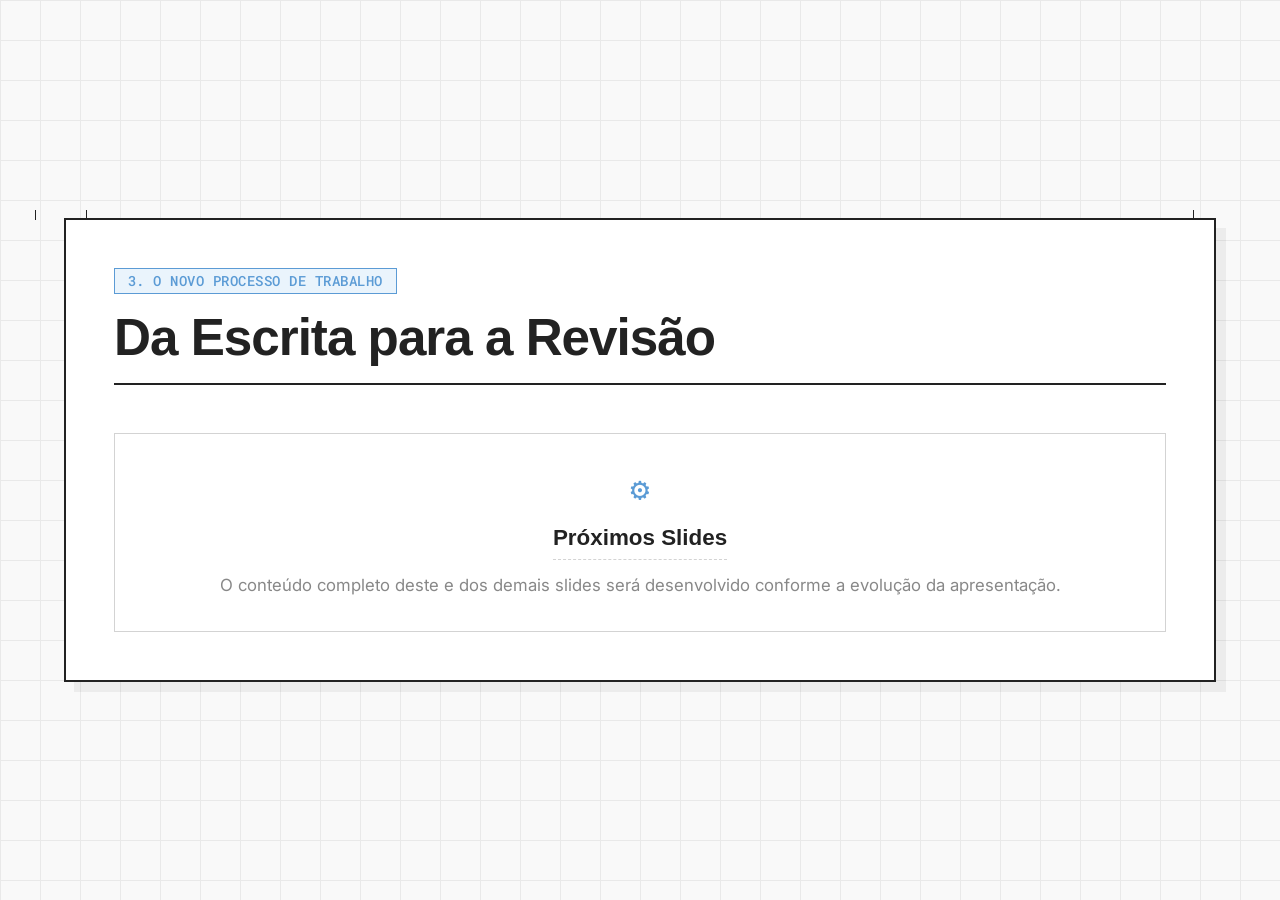
<file: slides/da-escrita-para-revisao.html>
<!DOCTYPE html>
<html lang="pt-BR">
<head>
  <meta charset="UTF-8">
  <link rel="stylesheet" href="styles.css">
</head>
<body>
  <div class="bg-grid"></div>
  <div class="slide-container">
    <div class="slide-header">
      <div class="slide-badge">3. O Novo Processo de Trabalho</div>
      <h1 class="slide-title">Da Escrita para a Revisão</h1>
    </div>
    
    <div class="slide-content">
      <div class="glass-card center-content">
        <div class="card-icon">⚙️</div>
        <h2 class="card-title">Próximos Slides</h2>
        <p class="card-text">
          O conteúdo completo deste e dos demais slides será desenvolvido conforme a evolução da apresentação.
        </p>
      </div>
    </div>
  </div>
  <script>
    window.addEventListener('keydown', (e) => {
      if (e.key === 'ArrowRight' || e.key === ' ') window.parent.postMessage('next', '*');
      if (e.key === 'ArrowLeft') window.parent.postMessage('prev', '*');
    });
  </script>
</body>
</html>
</file>
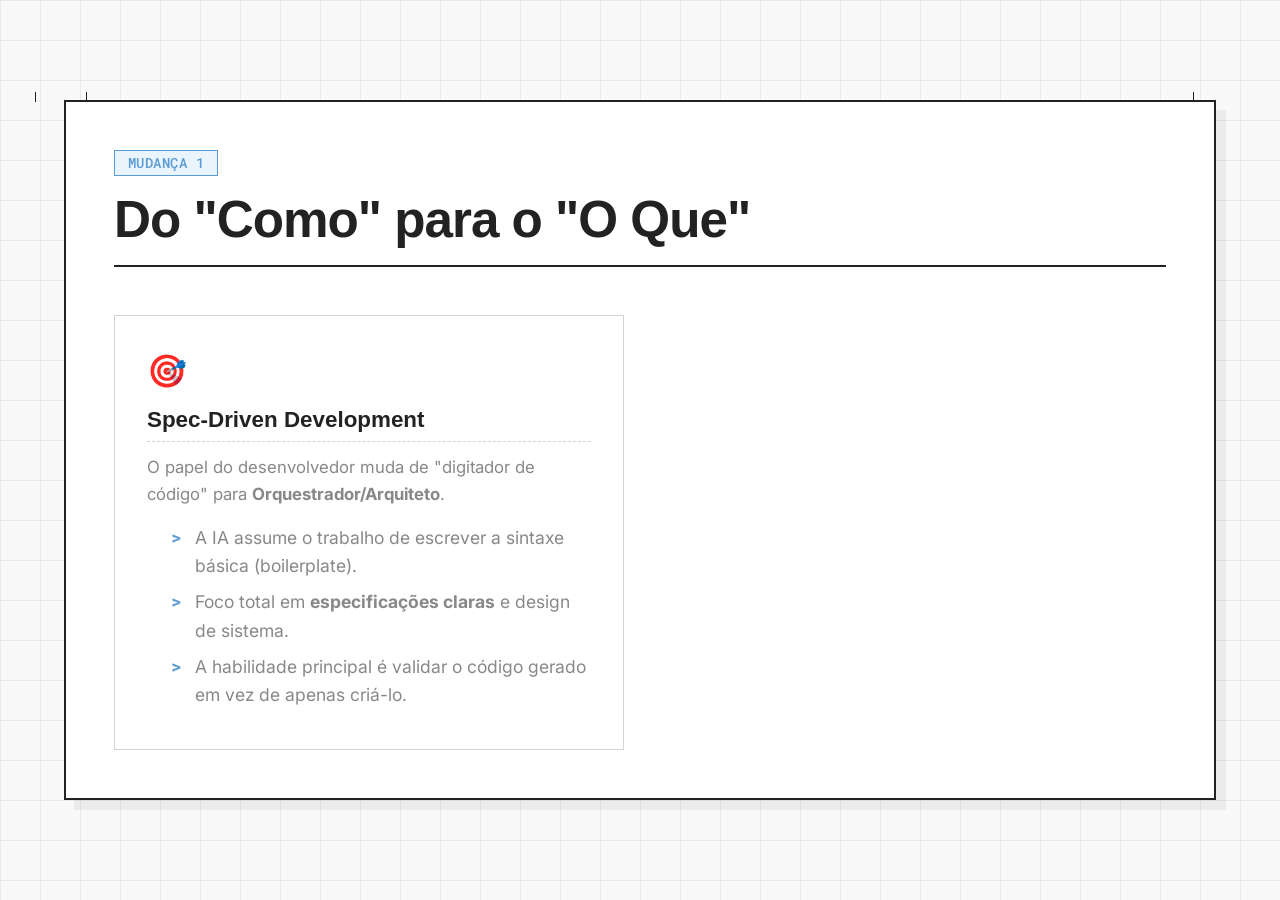
<file: slides/do-como-para-o-que.html>
<!DOCTYPE html>
<html lang="pt-BR">
<head>
  <meta charset="UTF-8">
  <link rel="stylesheet" href="styles.css">
</head>
<body>
  <div class="bg-grid"></div>
  <div class="slide-container">
    <div class="slide-header">
      <div class="slide-badge">Mudança 1</div>
      <h1 class="slide-title">Do "Como" para o "O Que"</h1>
    </div>
    <div class="slide-content">
      <div class="glass-card">
        <div class="card-icon">🎯</div>
        <h2 class="card-title">Spec-Driven Development</h2>
        <p class="card-text">
          O papel do desenvolvedor muda de "digitador de código" para <strong>Orquestrador/Arquiteto</strong>.
        </p>
        <ul style="color: var(--text-muted); margin-top: 1rem; line-height: 1.6; padding-left: 1.5rem; font-size: 1.1rem;">
          <li>A IA assume o trabalho de escrever a sintaxe básica (boilerplate).</li>
          <li>Foco total em <strong>especificações claras</strong> e design de sistema.</li>
          <li>A habilidade principal é validar o código gerado em vez de apenas criá-lo.</li>
        </ul>
      </div>
    </div>
  </div>
  <script>
    window.addEventListener('keydown', (e) => {
      if (e.key === 'ArrowRight' || e.key === ' ') window.parent.postMessage('next', '*');
      if (e.key === 'ArrowLeft') window.parent.postMessage('prev', '*');
    });
  </script>
</body>
</html>
</file>
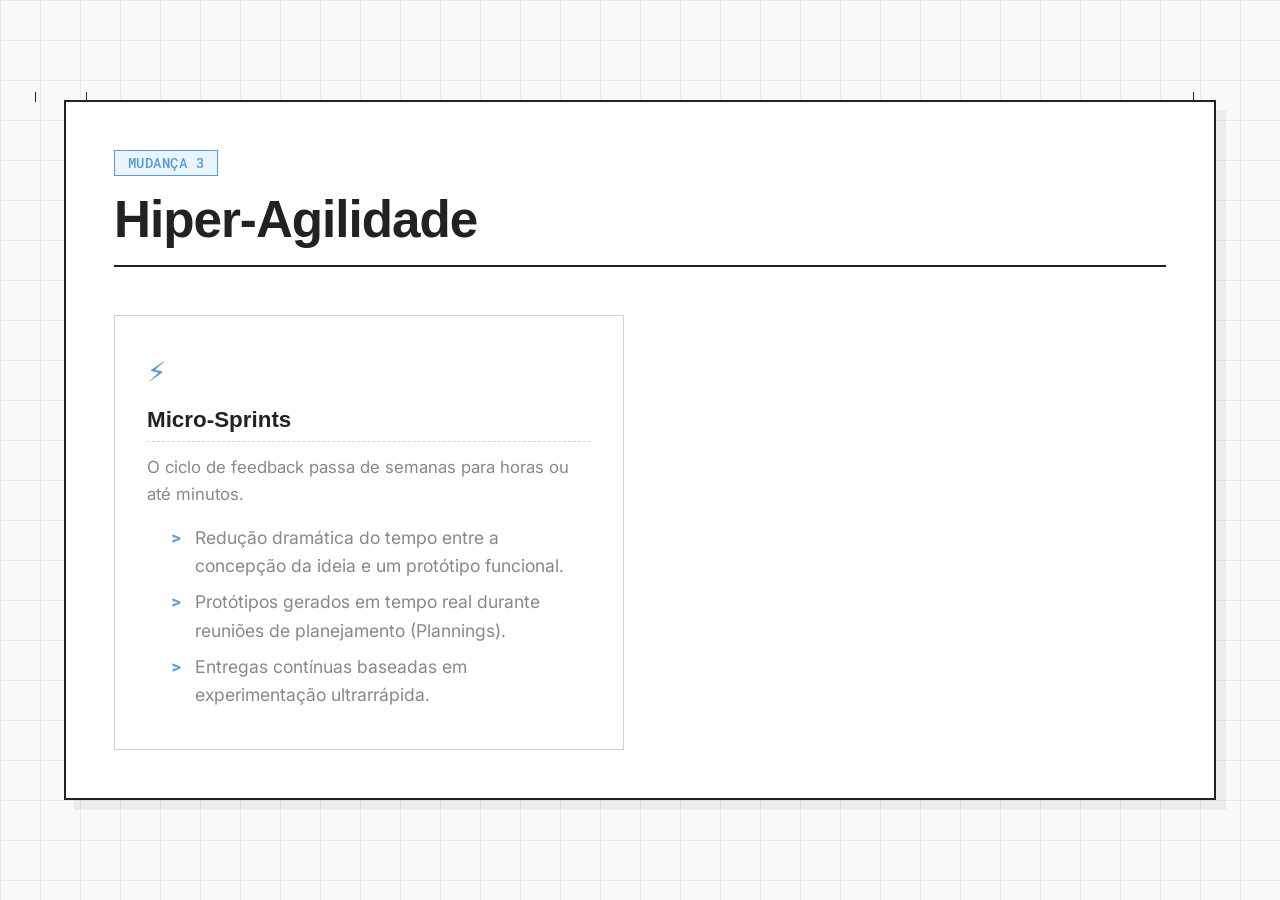
<file: slides/hiper-agilidade.html>
<!DOCTYPE html>
<html lang="pt-BR">
<head>
  <meta charset="UTF-8">
  <link rel="stylesheet" href="styles.css">
</head>
<body>
  <div class="bg-grid"></div>
  <div class="slide-container">
    <div class="slide-header">
      <div class="slide-badge">Mudança 3</div>
      <h1 class="slide-title">Hiper-Agilidade</h1>
    </div>
    <div class="slide-content">
      <div class="glass-card">
        <div class="card-icon">⚡</div>
        <h2 class="card-title">Micro-Sprints</h2>
        <p class="card-text">
          O ciclo de feedback passa de semanas para horas ou até minutos.
        </p>
        <ul style="color: var(--text-muted); margin-top: 1rem; line-height: 1.6; padding-left: 1.5rem; font-size: 1.1rem;">
          <li>Redução dramática do tempo entre a concepção da ideia e um protótipo funcional.</li>
          <li>Protótipos gerados em tempo real durante reuniões de planejamento (Plannings).</li>
          <li>Entregas contínuas baseadas em experimentação ultrarrápida.</li>
        </ul>
      </div>
    </div>
  </div>
  <script>
    window.addEventListener('keydown', (e) => {
      if (e.key === 'ArrowRight' || e.key === ' ') window.parent.postMessage('next', '*');
      if (e.key === 'ArrowLeft') window.parent.postMessage('prev', '*');
    });
  </script>
</body>
</html>
</file>
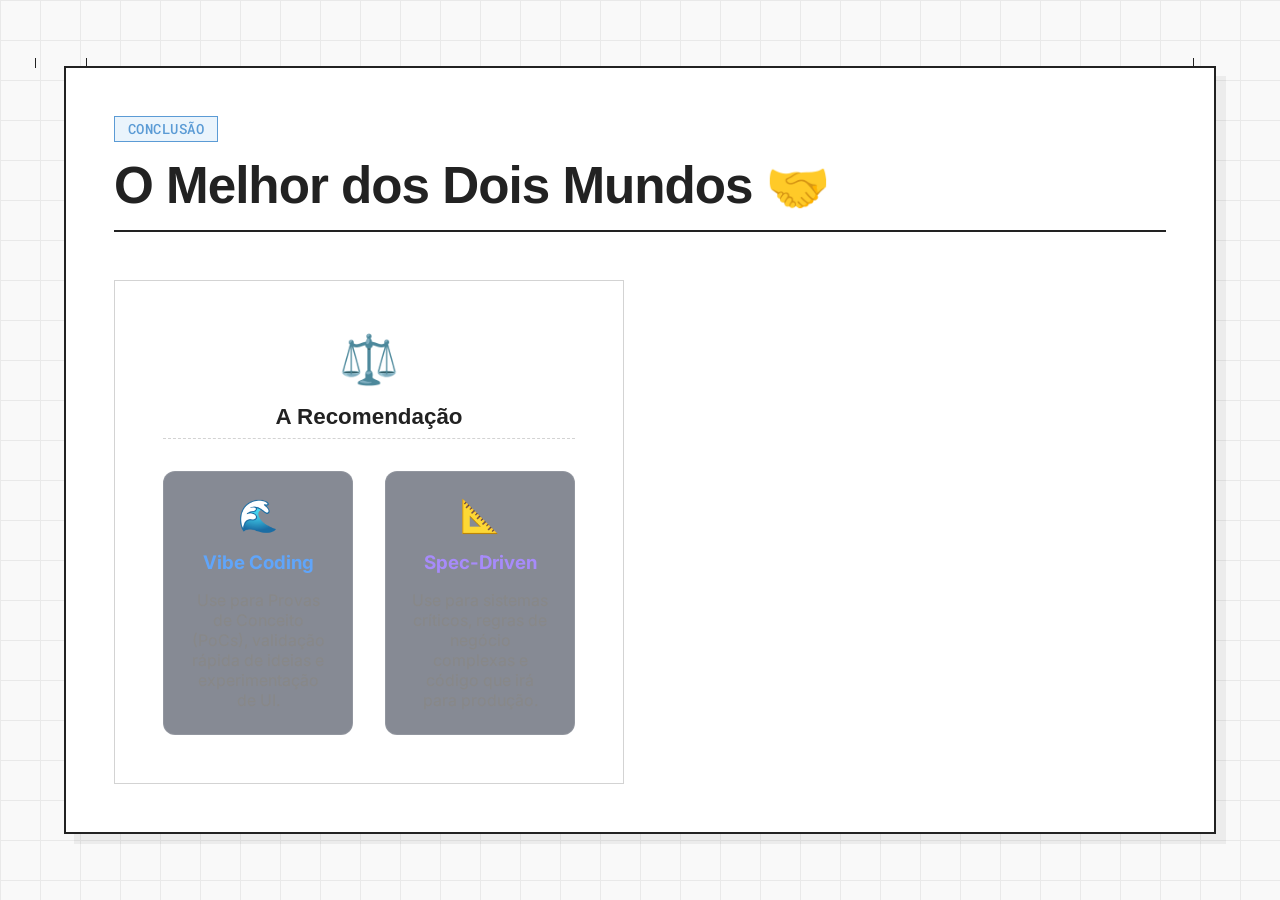
<file: slides/melhor-dos-dois-mundos.html>
<!DOCTYPE html>
<html lang="pt-BR">
<head>
  <meta charset="UTF-8">
  <link rel="stylesheet" href="styles.css">
</head>
<body>
  <div class="bg-grid"></div>
  <div class="slide-container">
    <div class="slide-header">
      <div class="slide-badge">Conclusão</div>
      <h1 class="slide-title">O Melhor dos Dois Mundos 🤝</h1>
    </div>
    <div class="slide-content">
      <div class="glass-card" style="text-align: center; padding: 3rem;">
        <div style="font-size: 3rem; margin-bottom: 1rem;">⚖️</div>
        <h2 class="card-title">A Recomendação</h2>
        <div style="display: flex; gap: 2rem; justify-content: center; margin-top: 2rem;">
            <div style="flex: 1; padding: 1.5rem; background: rgba(15, 23, 42, 0.5); border-radius: 12px; border: 1px solid rgba(255,255,255,0.1);">
                <div style="font-size: 2rem; margin-bottom: 1rem;">🌊</div>
                <h3 style="color: #60a5fa;">Vibe Coding</h3>
                <p style="color: var(--text-muted); margin-top: 1rem;">Use para Provas de Conceito (PoCs), validação rápida de ideias e experimentação de UI.</p>
            </div>
            <div style="flex: 1; padding: 1.5rem; background: rgba(15, 23, 42, 0.5); border-radius: 12px; border: 1px solid rgba(255,255,255,0.1);">
                <div style="font-size: 2rem; margin-bottom: 1rem;">📐</div>
                <h3 style="color: #a78bfa;">Spec-Driven</h3>
                <p style="color: var(--text-muted); margin-top: 1rem;">Use para sistemas críticos, regras de negócio complexas e código que irá para produção.</p>
            </div>
        </div>
      </div>
    </div>
  </div>
  <script>
    window.addEventListener('keydown', (e) => {
      if (e.key === 'ArrowRight' || e.key === ' ') window.parent.postMessage('next', '*');
      if (e.key === 'ArrowLeft') window.parent.postMessage('prev', '*');
    });
  </script>
</body>
</html>
</file>
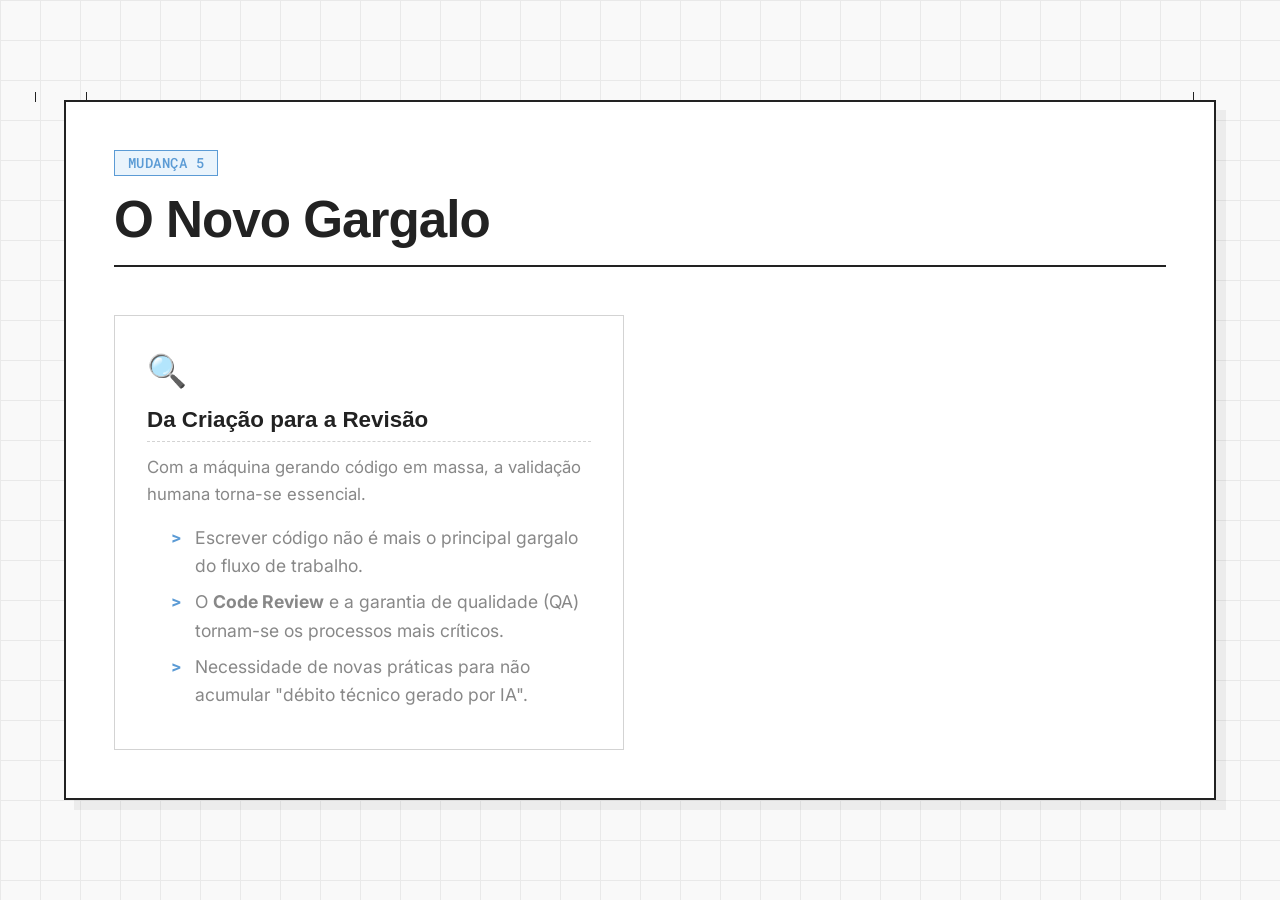
<file: slides/novo-gargalo.html>
<!DOCTYPE html>
<html lang="pt-BR">
<head>
  <meta charset="UTF-8">
  <link rel="stylesheet" href="styles.css">
</head>
<body>
  <div class="bg-grid"></div>
  <div class="slide-container">
    <div class="slide-header">
      <div class="slide-badge">Mudança 5</div>
      <h1 class="slide-title">O Novo Gargalo</h1>
    </div>
    <div class="slide-content">
      <div class="glass-card">
        <div class="card-icon">🔍</div>
        <h2 class="card-title">Da Criação para a Revisão</h2>
        <p class="card-text">
          Com a máquina gerando código em massa, a validação humana torna-se essencial.
        </p>
        <ul style="color: var(--text-muted); margin-top: 1rem; line-height: 1.6; padding-left: 1.5rem; font-size: 1.1rem;">
          <li>Escrever código não é mais o principal gargalo do fluxo de trabalho.</li>
          <li>O <strong>Code Review</strong> e a garantia de qualidade (QA) tornam-se os processos mais críticos.</li>
          <li>Necessidade de novas práticas para não acumular "débito técnico gerado por IA".</li>
        </ul>
      </div>
    </div>
  </div>
  <script>
    window.addEventListener('keydown', (e) => {
      if (e.key === 'ArrowRight' || e.key === ' ') window.parent.postMessage('next', '*');
      if (e.key === 'ArrowLeft') window.parent.postMessage('prev', '*');
    });
  </script>
</body>
</html>
</file>
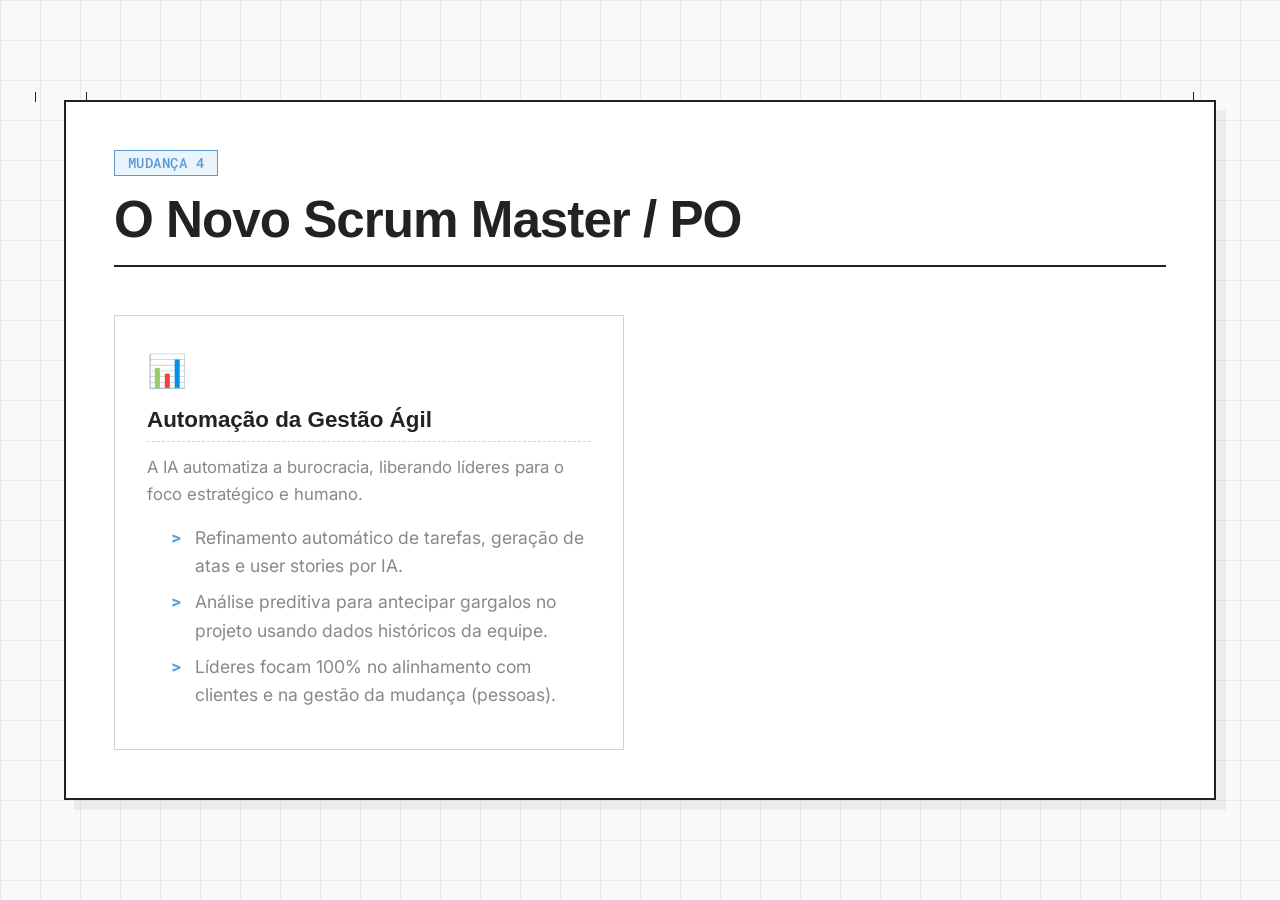
<file: slides/novo-scrum-master-po.html>
<!DOCTYPE html>
<html lang="pt-BR">
<head>
  <meta charset="UTF-8">
  <link rel="stylesheet" href="styles.css">
</head>
<body>
  <div class="bg-grid"></div>
  <div class="slide-container">
    <div class="slide-header">
      <div class="slide-badge">Mudança 4</div>
      <h1 class="slide-title">O Novo Scrum Master / PO</h1>
    </div>
    <div class="slide-content">
      <div class="glass-card">
        <div class="card-icon">📊</div>
        <h2 class="card-title">Automação da Gestão Ágil</h2>
        <p class="card-text">
          A IA automatiza a burocracia, liberando líderes para o foco estratégico e humano.
        </p>
        <ul style="color: var(--text-muted); margin-top: 1rem; line-height: 1.6; padding-left: 1.5rem; font-size: 1.1rem;">
          <li>Refinamento automático de tarefas, geração de atas e user stories por IA.</li>
          <li>Análise preditiva para antecipar gargalos no projeto usando dados históricos da equipe.</li>
          <li>Líderes focam 100% no alinhamento com clientes e na gestão da mudança (pessoas).</li>
        </ul>
      </div>
    </div>
  </div>
  <script>
    window.addEventListener('keydown', (e) => {
      if (e.key === 'ArrowRight' || e.key === ' ') window.parent.postMessage('next', '*');
      if (e.key === 'ArrowLeft') window.parent.postMessage('prev', '*');
    });
  </script>
</body>
</html>
</file>
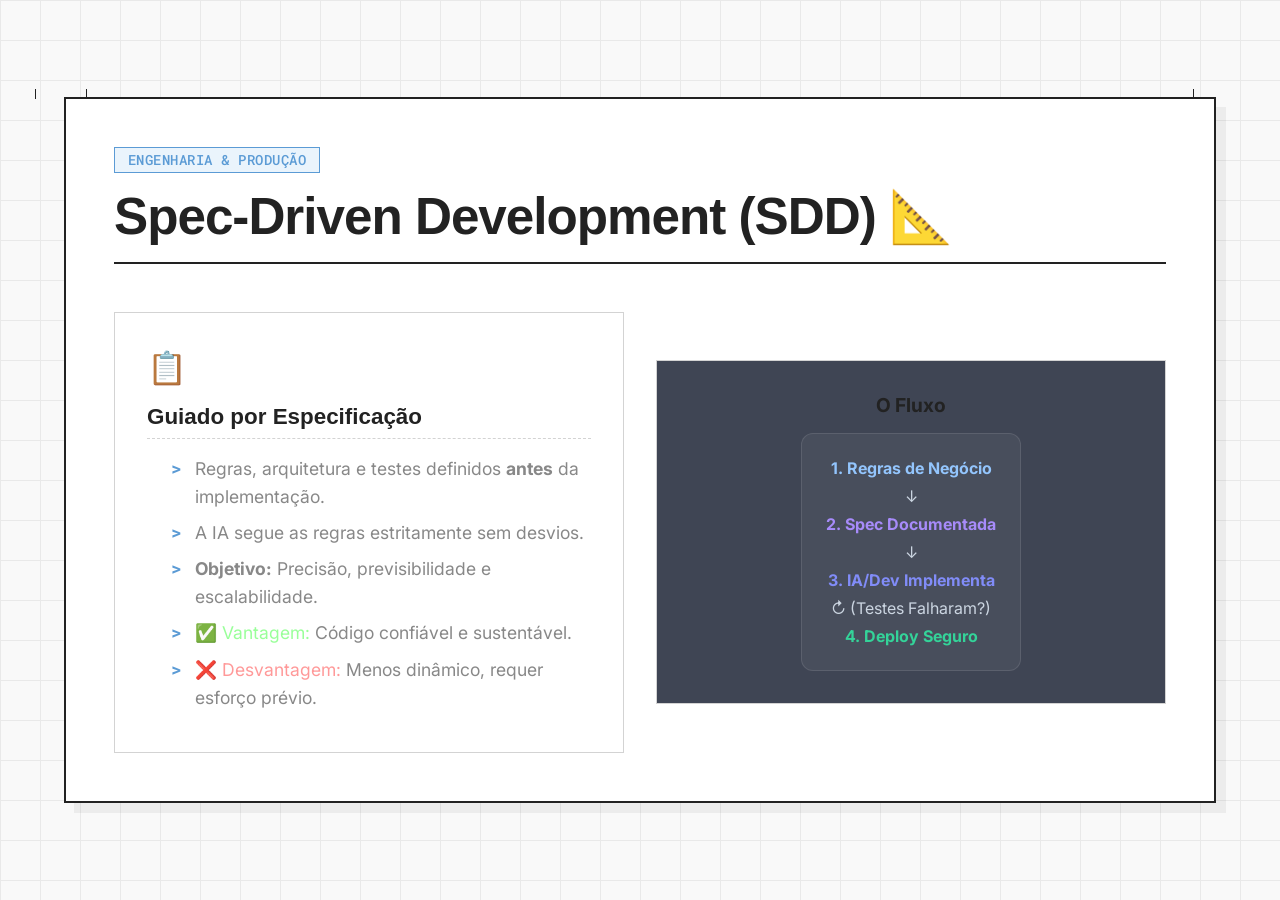
<file: slides/spec-driven-development.html>
<!DOCTYPE html>
<html lang="pt-BR">
<head>
  <meta charset="UTF-8">
  <link rel="stylesheet" href="styles.css">
</head>
<body>
  <div class="bg-grid"></div>
  <div class="slide-container">
    <div class="slide-header">
      <div class="slide-badge">Engenharia & Produção</div>
      <h1 class="slide-title">Spec-Driven Development (SDD) 📐</h1>
    </div>
    <div class="slide-content" style="display: flex; gap: 2rem; align-items: center; justify-content: center; height: 100%;">
      <div class="glass-card" style="flex: 1; max-width: 600px;">
        <div class="card-icon">📋</div>
        <h2 class="card-title">Guiado por Especificação</h2>
        <ul style="color: var(--text-muted); margin-top: 1rem; line-height: 1.6; padding-left: 1.5rem; font-size: 1.1rem;">
          <li>Regras, arquitetura e testes definidos <strong>antes</strong> da implementação.</li>
          <li>A IA segue as regras estritamente sem desvios.</li>
          <li><strong>Objetivo:</strong> Precisão, previsibilidade e escalabilidade.</li>
          <li><span style="color: #99ff99;">✅ Vantagem:</span> Código confiável e sustentável.</li>
          <li><span style="color: #ff9999;">❌ Desvantagem:</span> Menos dinâmico, requer esforço prévio.</li>
        </ul>
      </div>
      <div class="glass-card" style="flex: 1; display: flex; flex-direction: column; align-items: center; justify-content: center; gap: 1rem; background: rgba(15, 23, 42, 0.8);">
        <h3 style="color: var(--text-color); font-size: 1.2rem; margin: 0;">O Fluxo</h3>
        <div style="background: rgba(255,255,255,0.05); padding: 1.5rem; border-radius: 12px; text-align: center; border: 1px solid rgba(255,255,255,0.1);">
            <div style="color: #93c5fd; font-weight: bold; margin-bottom: 0.5rem;">1. Regras de Negócio</div>
            <div style="color: #cbd5e1; margin-bottom: 0.5rem;">↓</div>
            <div style="color: #a78bfa; font-weight: bold; margin-bottom: 0.5rem;">2. Spec Documentada</div>
            <div style="color: #cbd5e1; margin-bottom: 0.5rem;">↓</div>
            <div style="color: #818cf8; font-weight: bold; margin-bottom: 0.5rem;">3. IA/Dev Implementa</div>
            <div style="color: #cbd5e1; margin-bottom: 0.5rem;">↻ (Testes Falharam?)</div>
            <div style="color: #34d399; font-weight: bold;">4. Deploy Seguro</div>
        </div>
      </div>
    </div>
  </div>
  <script>
    window.addEventListener('keydown', (e) => {
      if (e.key === 'ArrowRight' || e.key === ' ') window.parent.postMessage('next', '*');
      if (e.key === 'ArrowLeft') window.parent.postMessage('prev', '*');
    });
  </script>
</body>
</html>
</file>
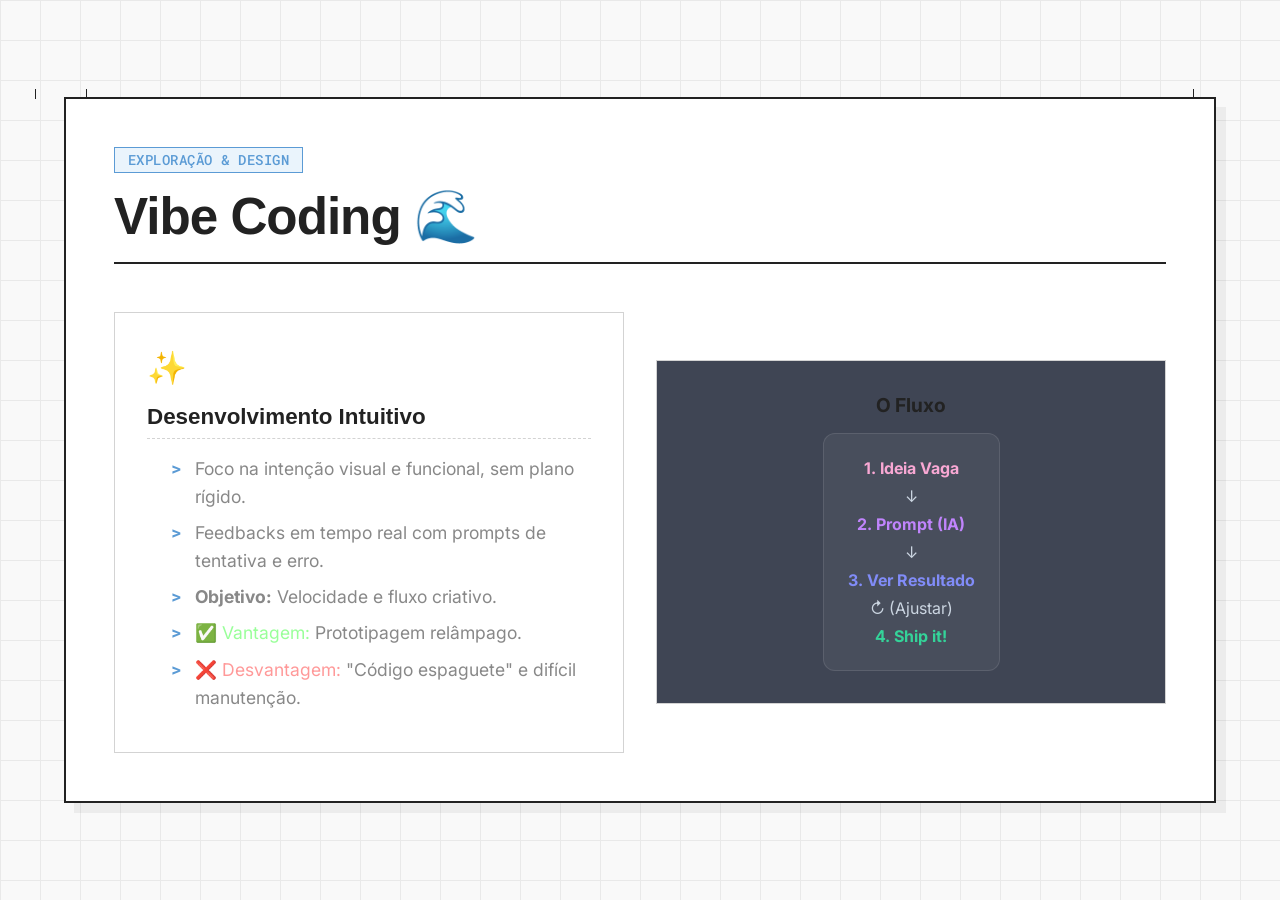
<file: slides/vibe-coding.html>
<!DOCTYPE html>
<html lang="pt-BR">
<head>
  <meta charset="UTF-8">
  <link rel="stylesheet" href="styles.css">
</head>
<body>
  <div class="bg-grid"></div>
  <div class="slide-container">
    <div class="slide-header">
      <div class="slide-badge">Exploração & Design</div>
      <h1 class="slide-title">Vibe Coding 🌊</h1>
    </div>
    <div class="slide-content" style="display: flex; gap: 2rem; align-items: center; justify-content: center; height: 100%;">
      <div class="glass-card" style="flex: 1; max-width: 600px;">
        <div class="card-icon">✨</div>
        <h2 class="card-title">Desenvolvimento Intuitivo</h2>
        <ul style="color: var(--text-muted); margin-top: 1rem; line-height: 1.6; padding-left: 1.5rem; font-size: 1.1rem;">
          <li>Foco na intenção visual e funcional, sem plano rígido.</li>
          <li>Feedbacks em tempo real com prompts de tentativa e erro.</li>
          <li><strong>Objetivo:</strong> Velocidade e fluxo criativo.</li>
          <li><span style="color: #99ff99;">✅ Vantagem:</span> Prototipagem relâmpago.</li>
          <li><span style="color: #ff9999;">❌ Desvantagem:</span> "Código espaguete" e difícil manutenção.</li>
        </ul>
      </div>
      <div class="glass-card" style="flex: 1; display: flex; flex-direction: column; align-items: center; justify-content: center; gap: 1rem; background: rgba(15, 23, 42, 0.8);">
        <h3 style="color: var(--text-color); font-size: 1.2rem; margin: 0;">O Fluxo</h3>
        <div style="background: rgba(255,255,255,0.05); padding: 1.5rem; border-radius: 12px; text-align: center; border: 1px solid rgba(255,255,255,0.1);">
            <div style="color: #f9a8d4; font-weight: bold; margin-bottom: 0.5rem;">1. Ideia Vaga</div>
            <div style="color: #cbd5e1; margin-bottom: 0.5rem;">↓</div>
            <div style="color: #c084fc; font-weight: bold; margin-bottom: 0.5rem;">2. Prompt (IA)</div>
            <div style="color: #cbd5e1; margin-bottom: 0.5rem;">↓</div>
            <div style="color: #818cf8; font-weight: bold; margin-bottom: 0.5rem;">3. Ver Resultado</div>
            <div style="color: #cbd5e1; margin-bottom: 0.5rem;">↻ (Ajustar)</div>
            <div style="color: #34d399; font-weight: bold;">4. Ship it!</div>
        </div>
      </div>
    </div>
  </div>
  <script>
    window.addEventListener('keydown', (e) => {
      if (e.key === 'ArrowRight' || e.key === ' ') window.parent.postMessage('next', '*');
      if (e.key === 'ArrowLeft') window.parent.postMessage('prev', '*');
    });
  </script>
</body>
</html>
</file>
<file: slides/styles.css>
@import url('https://fonts.googleapis.com/css2?family=Helvetica+Neue:wght@400;700;800&family=Inter:wght@400;500;600&family=Roboto+Mono:wght@400;500&display=swap');

* {
  margin: 0;
  padding: 0;
  box-sizing: border-box;
}

:root {
  --bg-main: #F9F9F9;
  --text-main: #222222;
  --accent-blue: #5B9BD5;
  --accent-red: #C0392B;
  --bg-active: #EAF4FC;
  --text-muted: #888888;
  --border-light: #D3D3D3;
  --surface-white: #FFFFFF;
}

body {
  font-family: 'Inter', sans-serif;
  background-color: var(--bg-main);
  color: var(--text-main);
  overflow: hidden;
  height: 100vh;
  display: flex;
  justify-content: center;
  align-items: center;
}

/* Texture: Flat digital paper, schematic blueprint lines */
.bg-grid {
  position: absolute;
  top: 0;
  left: 0;
  width: 100vw;
  height: 100vh;
  background-image: 
    linear-gradient(var(--border-light) 1px, transparent 1px),
    linear-gradient(90deg, var(--border-light) 1px, transparent 1px);
  background-size: 40px 40px;
  opacity: 0.4;
  z-index: -1;
}

.slide-container {
  width: 90%;
  max-width: 1200px;
  background: var(--surface-white);
  border: 2px solid var(--text-main);
  border-radius: 0px; /* Technical, no rounded corners */
  padding: 3rem;
  position: relative;
  box-shadow: 10px 10px 0px rgba(0, 0, 0, 0.05); /* Solid offset shadow for isometric feel */
  animation: slideIn 0.5s ease-out forwards;
}

/* Floor plan dimension markers effect */
.slide-container::before,
.slide-container::after {
  content: '';
  position: absolute;
  background: var(--text-main);
}
.slide-container::before {
  top: -10px; left: 20px; width: 1px; height: 10px;
}
.slide-container::after {
  top: -10px; right: 20px; width: 1px; height: 10px;
  box-shadow: -1158px 0 0 var(--text-main); /* Hack to draw multiple lines */
}

.slide-header {
  margin-bottom: 3rem;
  border-bottom: 2px solid var(--text-main);
  padding-bottom: 1rem;
  display: flex;
  flex-direction: column;
  align-items: flex-start;
}

.slide-badge {
  display: inline-block;
  padding: 0.2rem 0.8rem;
  background: var(--bg-active);
  color: var(--accent-blue);
  border: 1px solid var(--accent-blue);
  font-family: 'Roboto Mono', monospace;
  font-size: 0.85rem;
  font-weight: 500;
  letter-spacing: 0.5px;
  text-transform: uppercase;
  margin-bottom: 1rem;
}

.slide-title {
  font-family: 'Helvetica Neue', Helvetica, sans-serif;
  font-size: 3.2rem;
  font-weight: 800;
  color: var(--text-main);
  line-height: 1.1;
  letter-spacing: -1px;
}

.slide-content {
  display: grid;
  grid-template-columns: 1fr 1fr;
  gap: 2rem;
  align-items: start;
}

.glass-card {
  background: var(--surface-white);
  border: 1px solid var(--border-light);
  padding: 2rem;
  position: relative;
  transition: all 0.2s ease;
}

.glass-card:hover {
  border-color: var(--accent-blue);
  background: var(--bg-active);
}

.card-icon {
  font-size: 2rem;
  margin-bottom: 1rem;
  color: var(--accent-blue);
  font-family: 'Roboto Mono', monospace;
}

.card-title {
  font-family: 'Helvetica Neue', Helvetica, sans-serif;
  font-size: 1.4rem;
  font-weight: 700;
  margin-bottom: 0.8rem;
  color: var(--text-main);
  border-bottom: 1px dashed var(--border-light);
  padding-bottom: 0.5rem;
}

.card-text {
  font-size: 1.05rem;
  color: var(--text-muted);
  line-height: 1.6;
}

ul {
  list-style: none;
}

ul li {
  position: relative;
  padding-left: 1.5rem;
  margin-bottom: 0.5rem;
}

ul li::before {
  content: '>';
  position: absolute;
  left: 0;
  color: var(--accent-blue);
  font-family: 'Roboto Mono', monospace;
  font-weight: bold;
}

.highlight {
  color: var(--accent-red);
  font-weight: 600;
  border-bottom: 1px dashed var(--accent-red);
}

@keyframes slideIn {
  from { opacity: 0; transform: translateY(10px); }
  to { opacity: 1; transform: translateY(0); }
}

/* Utils para slides de mensagem central */
.center-content {
  display: flex;
  flex-direction: column;
  align-items: center;
  justify-content: center;
  text-align: center;
  height: 100%;
  grid-column: 1 / -1;
}

/* Elementos de Diagrama (Caixas e Setas) */
.diagram-box {
  border: 1px solid var(--text-main);
  background: var(--surface-white);
  padding: 1rem;
  text-align: center;
  font-family: 'Roboto Mono', monospace;
  font-size: 0.9rem;
}

.diagram-arrow {
  color: var(--accent-red);
  font-weight: bold;
  text-align: center;
  margin: 0.5rem 0;
}
</file>
